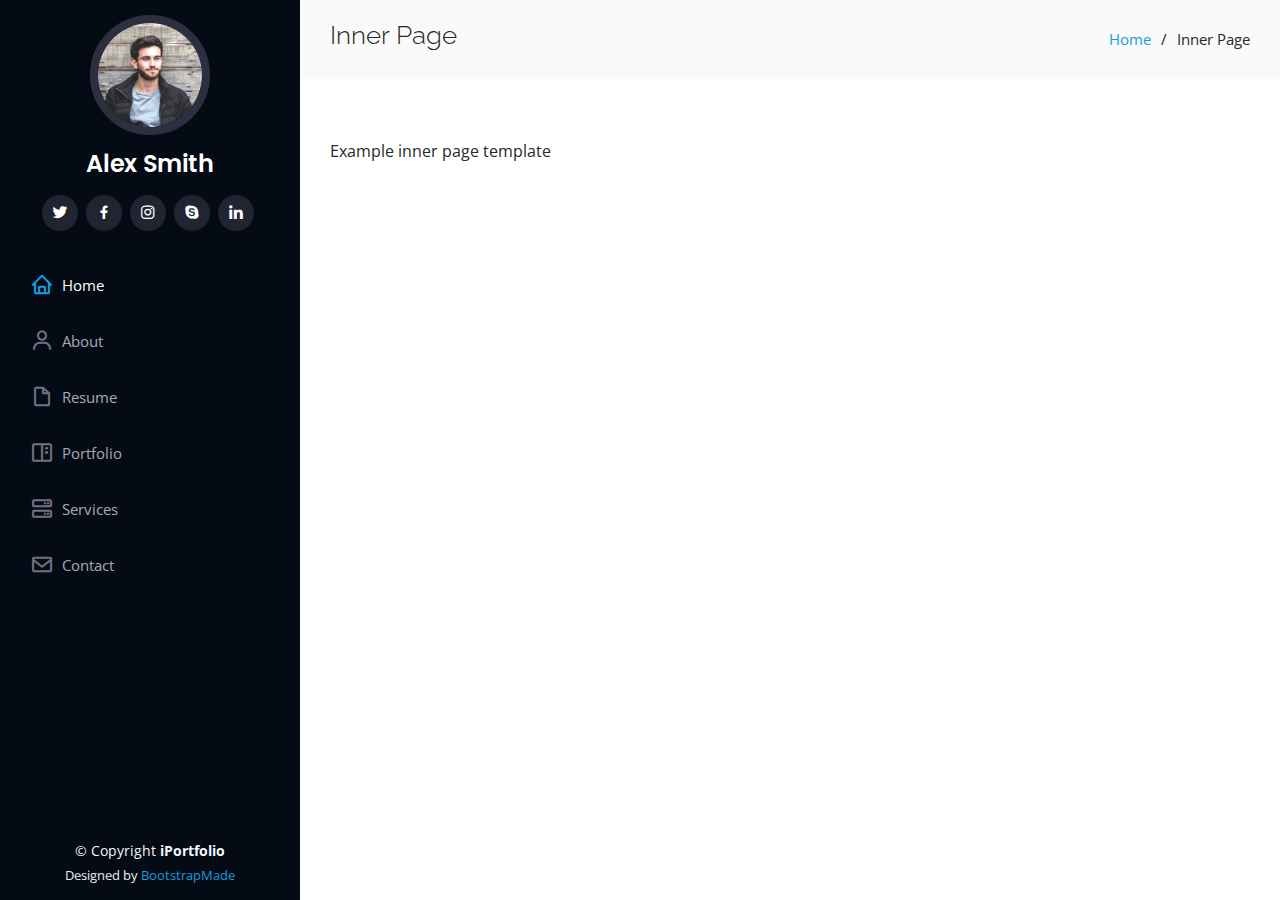
<file: inner-page.html>
<!DOCTYPE html>
<html lang="en">

<head>
  <meta charset="utf-8">
  <meta content="width=device-width, initial-scale=1.0" name="viewport">

  <title>Inner Page - iPortfolio Bootstrap Template</title>
  <meta content="" name="description">
  <meta content="" name="keywords">

  <!-- Favicons -->
  <link href="assets/img/favicon.png" rel="icon">
  <link href="assets/img/apple-touch-icon.png" rel="apple-touch-icon">

  <!-- Google Fonts -->
  <link href="https://fonts.googleapis.com/css?family=Open+Sans:300,300i,400,400i,600,600i,700,700i|Raleway:300,300i,400,400i,500,500i,600,600i,700,700i|Poppins:300,300i,400,400i,500,500i,600,600i,700,700i" rel="stylesheet">

  <!-- Vendor CSS Files -->
  <link href="assets/vendor/aos/aos.css" rel="stylesheet">
  <link href="assets/vendor/bootstrap/css/bootstrap.min.css" rel="stylesheet">
  <link href="assets/vendor/bootstrap-icons/bootstrap-icons.css" rel="stylesheet">
  <link href="assets/vendor/boxicons/css/boxicons.min.css" rel="stylesheet">
  <link href="assets/vendor/glightbox/css/glightbox.min.css" rel="stylesheet">
  <link href="assets/vendor/swiper/swiper-bundle.min.css" rel="stylesheet">

  <!-- Template Main CSS File -->
  <link href="assets/css/style.css" rel="stylesheet">

  <!-- =======================================================
  * Template Name: iPortfolio
  * Updated: Sep 18 2023 with Bootstrap v5.3.2
  * Template URL: https://bootstrapmade.com/iportfolio-bootstrap-portfolio-websites-template/
  * Author: BootstrapMade.com
  * License: https://bootstrapmade.com/license/
  ======================================================== -->
</head>

<!-- Google tag (gtag.js) -->
<script async src="https://www.googletagmanager.com/gtag/js?id=G-C0R0RYCH37"></script>
<script>
  window.dataLayer = window.dataLayer || [];
  function gtag(){dataLayer.push(arguments);}
  gtag('js', new Date());

  gtag('config', 'G-C0R0RYCH37');
</script>

<body>

  <!-- ======= Mobile nav toggle button ======= -->
  <i class="bi bi-list mobile-nav-toggle d-xl-none"></i>

  <!-- ======= Header ======= -->
  <header id="header">
    <div class="d-flex flex-column">

      <div class="profile">
        <img src="assets/img/profile-img.jpg" alt="" class="img-fluid rounded-circle">
        <h1 class="text-light"><a href="index.html">Alex Smith</a></h1>
        <div class="social-links mt-3 text-center">
          <a href="#" class="twitter"><i class="bx bxl-twitter"></i></a>
          <a href="#" class="facebook"><i class="bx bxl-facebook"></i></a>
          <a href="#" class="instagram"><i class="bx bxl-instagram"></i></a>
          <a href="#" class="google-plus"><i class="bx bxl-skype"></i></a>
          <a href="#" class="linkedin"><i class="bx bxl-linkedin"></i></a>
        </div>
      </div>

      <nav id="navbar" class="nav-menu navbar">
        <ul>
          <li><a href="#hero" class="nav-link scrollto active"><i class="bx bx-home"></i> <span>Home</span></a></li>
          <li><a href="#about" class="nav-link scrollto"><i class="bx bx-user"></i> <span>About</span></a></li>
          <li><a href="#resume" class="nav-link scrollto"><i class="bx bx-file-blank"></i> <span>Resume</span></a></li>
          <li><a href="#portfolio" class="nav-link scrollto"><i class="bx bx-book-content"></i> <span>Portfolio</span></a></li>
          <li><a href="#services" class="nav-link scrollto"><i class="bx bx-server"></i> <span>Services</span></a></li>
          <li><a href="#contact" class="nav-link scrollto"><i class="bx bx-envelope"></i> <span>Contact</span></a></li>
        </ul>
      </nav><!-- .nav-menu -->
    </div>
  </header><!-- End Header -->

  <main id="main">

    <!-- ======= Breadcrumbs ======= -->
    <section class="breadcrumbs">
      <div class="container">

        <div class="d-flex justify-content-between align-items-center">
          <h2>Inner Page</h2>
          <ol>
            <li><a href="index.html">Home</a></li>
            <li>Inner Page</li>
          </ol>
        </div>

      </div>
    </section><!-- End Breadcrumbs -->

    <section class="inner-page">
      <div class="container">
        <p>
          Example inner page template
        </p>
      </div>
    </section>

  </main><!-- End #main -->

  <!-- ======= Footer ======= -->
  <footer id="footer">
    <div class="container">
      <div class="copyright">
        &copy; Copyright <strong><span>iPortfolio</span></strong>
      </div>
      <div class="credits">
        <!-- All the links in the footer should remain intact. -->
        <!-- You can delete the links only if you purchased the pro version. -->
        <!-- Licensing information: https://bootstrapmade.com/license/ -->
        <!-- Purchase the pro version with working PHP/AJAX contact form: https://bootstrapmade.com/iportfolio-bootstrap-portfolio-websites-template/ -->
        Designed by <a href="https://bootstrapmade.com/">BootstrapMade</a>
      </div>
    </div>
  </footer><!-- End  Footer -->

  <a href="#" class="back-to-top d-flex align-items-center justify-content-center"><i class="bi bi-arrow-up-short"></i></a>

  <!-- Vendor JS Files -->
  <script src="assets/vendor/purecounter/purecounter_vanilla.js"></script>
  <script src="assets/vendor/aos/aos.js"></script>
  <script src="assets/vendor/bootstrap/js/bootstrap.bundle.min.js"></script>
  <script src="assets/vendor/glightbox/js/glightbox.min.js"></script>
  <script src="assets/vendor/isotope-layout/isotope.pkgd.min.js"></script>
  <script src="assets/vendor/swiper/swiper-bundle.min.js"></script>
  <script src="assets/vendor/typed.js/typed.umd.js"></script>
  <script src="assets/vendor/waypoints/noframework.waypoints.js"></script>
  <script src="assets/vendor/php-email-form/validate.js"></script>

  <!-- Template Main JS File -->
  <script src="assets/js/main.js"></script>

</body>

</html>
</file>
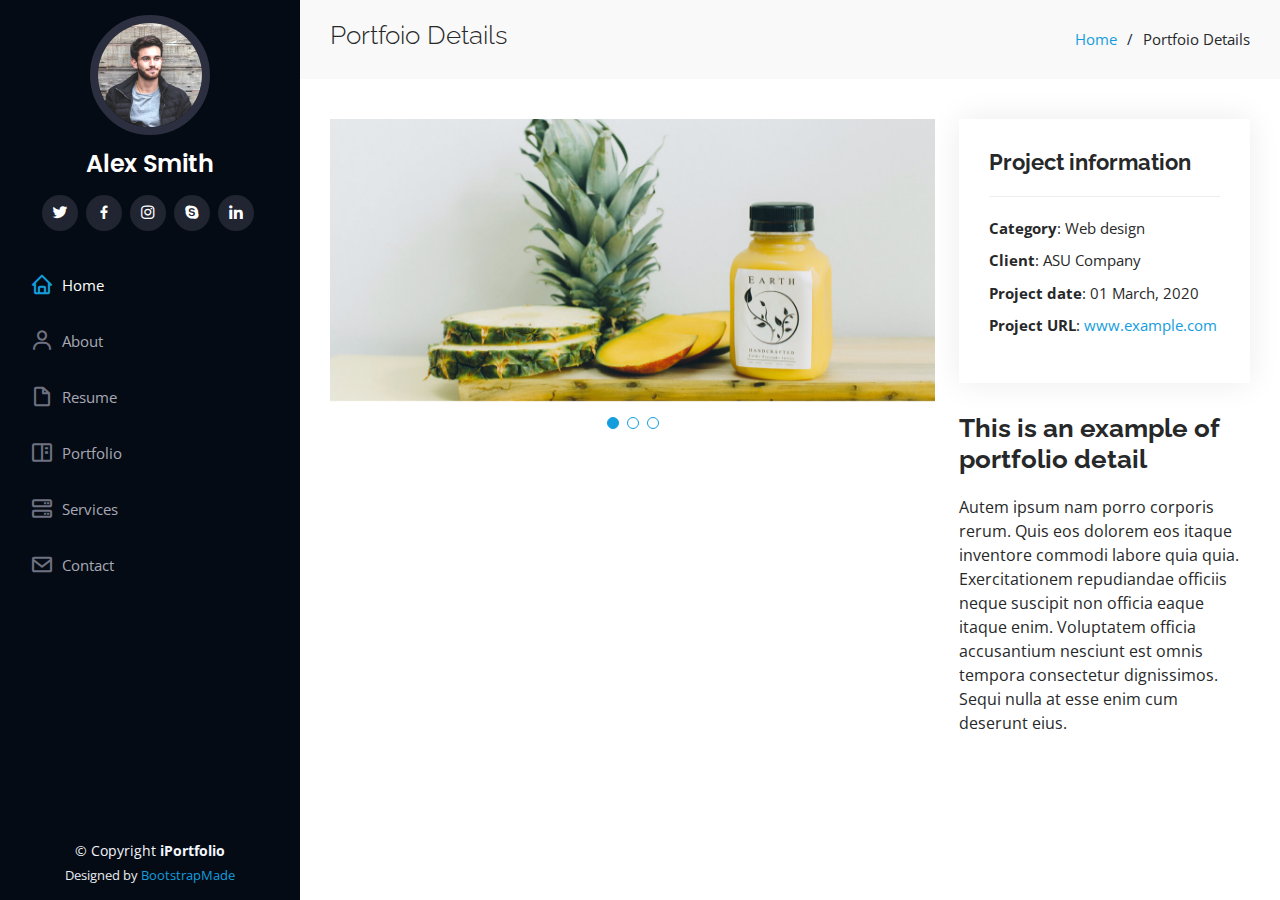
<file: portfolio-details.html>
<!DOCTYPE html>
<html lang="en">

<head>
  <meta charset="utf-8">
  <meta content="width=device-width, initial-scale=1.0" name="viewport">

  <title>Portfolio Details - iPortfolio Bootstrap Template</title>
  <meta content="" name="description">
  <meta content="" name="keywords">

  <!-- Favicons -->
  <link href="assets/img/favicon.png" rel="icon">
  <link href="assets/img/apple-touch-icon.png" rel="apple-touch-icon">

  <!-- Google Fonts -->
  <link href="https://fonts.googleapis.com/css?family=Open+Sans:300,300i,400,400i,600,600i,700,700i|Raleway:300,300i,400,400i,500,500i,600,600i,700,700i|Poppins:300,300i,400,400i,500,500i,600,600i,700,700i" rel="stylesheet">

  <!-- Vendor CSS Files -->
  <link href="assets/vendor/aos/aos.css" rel="stylesheet">
  <link href="assets/vendor/bootstrap/css/bootstrap.min.css" rel="stylesheet">
  <link href="assets/vendor/bootstrap-icons/bootstrap-icons.css" rel="stylesheet">
  <link href="assets/vendor/boxicons/css/boxicons.min.css" rel="stylesheet">
  <link href="assets/vendor/glightbox/css/glightbox.min.css" rel="stylesheet">
  <link href="assets/vendor/swiper/swiper-bundle.min.css" rel="stylesheet">

  <!-- Template Main CSS File -->
  <link href="assets/css/style.css" rel="stylesheet">

  <!-- =======================================================
  * Template Name: iPortfolio
  * Updated: Sep 18 2023 with Bootstrap v5.3.2
  * Template URL: https://bootstrapmade.com/iportfolio-bootstrap-portfolio-websites-template/
  * Author: BootstrapMade.com
  * License: https://bootstrapmade.com/license/
  ======================================================== -->
</head>

<!-- Google tag (gtag.js) -->
<script async src="https://www.googletagmanager.com/gtag/js?id=G-C0R0RYCH37"></script>
<script>
  window.dataLayer = window.dataLayer || [];
  function gtag(){dataLayer.push(arguments);}
  gtag('js', new Date());

  gtag('config', 'G-C0R0RYCH37');
</script>

<body>

  <!-- ======= Mobile nav toggle button ======= -->
  <i class="bi bi-list mobile-nav-toggle d-xl-none"></i>

  <!-- ======= Header ======= -->
  <header id="header">
    <div class="d-flex flex-column">

      <div class="profile">
        <img src="assets/img/profile-img.jpg" alt="" class="img-fluid rounded-circle">
        <h1 class="text-light"><a href="index.html">Alex Smith</a></h1>
        <div class="social-links mt-3 text-center">
          <a href="#" class="twitter"><i class="bx bxl-twitter"></i></a>
          <a href="#" class="facebook"><i class="bx bxl-facebook"></i></a>
          <a href="#" class="instagram"><i class="bx bxl-instagram"></i></a>
          <a href="#" class="google-plus"><i class="bx bxl-skype"></i></a>
          <a href="#" class="linkedin"><i class="bx bxl-linkedin"></i></a>
        </div>
      </div>

      <nav id="navbar" class="nav-menu navbar">
        <ul>
          <li><a href="#hero" class="nav-link scrollto active"><i class="bx bx-home"></i> <span>Home</span></a></li>
          <li><a href="#about" class="nav-link scrollto"><i class="bx bx-user"></i> <span>About</span></a></li>
          <li><a href="#resume" class="nav-link scrollto"><i class="bx bx-file-blank"></i> <span>Resume</span></a></li>
          <li><a href="#portfolio" class="nav-link scrollto"><i class="bx bx-book-content"></i> <span>Portfolio</span></a></li>
          <li><a href="#services" class="nav-link scrollto"><i class="bx bx-server"></i> <span>Services</span></a></li>
          <li><a href="#contact" class="nav-link scrollto"><i class="bx bx-envelope"></i> <span>Contact</span></a></li>
        </ul>
      </nav><!-- .nav-menu -->
    </div>
  </header><!-- End Header -->

  <main id="main">

    <!-- ======= Breadcrumbs ======= -->
    <section id="breadcrumbs" class="breadcrumbs">
      <div class="container">

        <div class="d-flex justify-content-between align-items-center">
          <h2>Portfoio Details</h2>
          <ol>
            <li><a href="index.html">Home</a></li>
            <li>Portfoio Details</li>
          </ol>
        </div>

      </div>
    </section><!-- End Breadcrumbs -->

    <!-- ======= Portfolio Details Section ======= -->
    <section id="portfolio-details" class="portfolio-details">
      <div class="container">

        <div class="row gy-4">

          <div class="col-lg-8">
            <div class="portfolio-details-slider swiper">
              <div class="swiper-wrapper align-items-center">

                <div class="swiper-slide">
                  <img src="assets/img/portfolio/portfolio-details-1.jpg" alt="">
                </div>

                <div class="swiper-slide">
                  <img src="assets/img/portfolio/portfolio-details-2.jpg" alt="">
                </div>

                <div class="swiper-slide">
                  <img src="assets/img/portfolio/portfolio-details-3.jpg" alt="">
                </div>

              </div>
              <div class="swiper-pagination"></div>
            </div>
          </div>

          <div class="col-lg-4">
            <div class="portfolio-info">
              <h3>Project information</h3>
              <ul>
                <li><strong>Category</strong>: Web design</li>
                <li><strong>Client</strong>: ASU Company</li>
                <li><strong>Project date</strong>: 01 March, 2020</li>
                <li><strong>Project URL</strong>: <a href="#">www.example.com</a></li>
              </ul>
            </div>
            <div class="portfolio-description">
              <h2>This is an example of portfolio detail</h2>
              <p>
                Autem ipsum nam porro corporis rerum. Quis eos dolorem eos itaque inventore commodi labore quia quia. Exercitationem repudiandae officiis neque suscipit non officia eaque itaque enim. Voluptatem officia accusantium nesciunt est omnis tempora consectetur dignissimos. Sequi nulla at esse enim cum deserunt eius.
              </p>
            </div>
          </div>

        </div>

      </div>
    </section><!-- End Portfolio Details Section -->

  </main><!-- End #main -->

  <!-- ======= Footer ======= -->
  <footer id="footer">
    <div class="container">
      <div class="copyright">
        &copy; Copyright <strong><span>iPortfolio</span></strong>
      </div>
      <div class="credits">
        <!-- All the links in the footer should remain intact. -->
        <!-- You can delete the links only if you purchased the pro version. -->
        <!-- Licensing information: https://bootstrapmade.com/license/ -->
        <!-- Purchase the pro version with working PHP/AJAX contact form: https://bootstrapmade.com/iportfolio-bootstrap-portfolio-websites-template/ -->
        Designed by <a href="https://bootstrapmade.com/">BootstrapMade</a>
      </div>
    </div>
  </footer><!-- End  Footer -->

  <a href="#" class="back-to-top d-flex align-items-center justify-content-center"><i class="bi bi-arrow-up-short"></i></a>

  <!-- Vendor JS Files -->
  <script src="assets/vendor/purecounter/purecounter_vanilla.js"></script>
  <script src="assets/vendor/aos/aos.js"></script>
  <script src="assets/vendor/bootstrap/js/bootstrap.bundle.min.js"></script>
  <script src="assets/vendor/glightbox/js/glightbox.min.js"></script>
  <script src="assets/vendor/isotope-layout/isotope.pkgd.min.js"></script>
  <script src="assets/vendor/swiper/swiper-bundle.min.js"></script>
  <script src="assets/vendor/typed.js/typed.umd.js"></script>
  <script src="assets/vendor/waypoints/noframework.waypoints.js"></script>
  <script src="assets/vendor/php-email-form/validate.js"></script>

  <!-- Template Main JS File -->
  <script src="assets/js/main.js"></script>

</body>

</html>
</file>
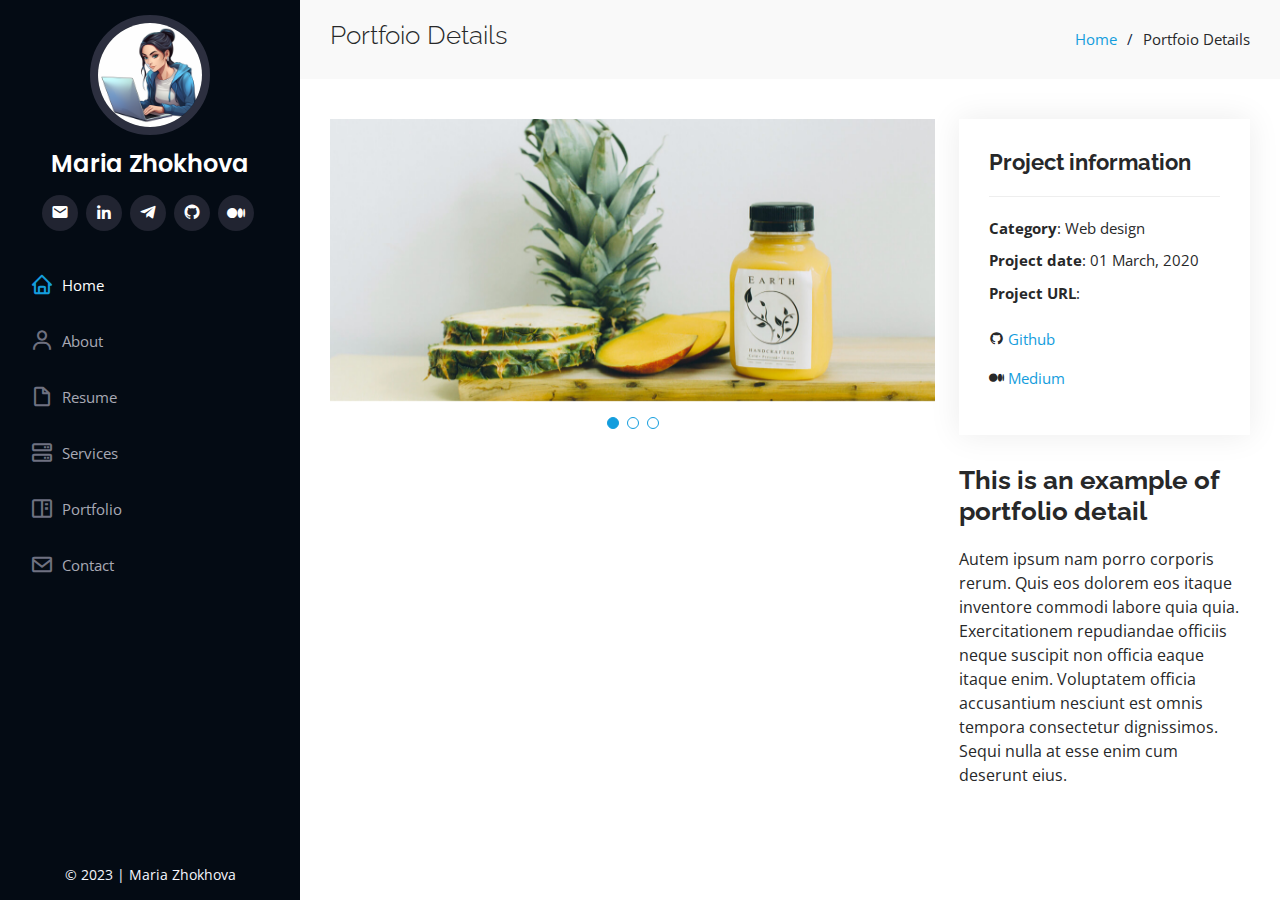
<file: portfolio/portfolio-details_portufuese_wine.html>
<!DOCTYPE html>
<html lang="en">

<head>
  <meta charset="utf-8">
  <meta content="width=device-width, initial-scale=1.0" name="viewport">

  <title>Portuguese Wines Project</title>
  <meta content="" name="description">
  <meta content="" name="keywords">

  <!-- Favicons -->
  <link href="../assets/img/icon.png" rel="icon">
  <link href="../assets/img/icon.png" rel="apple-touch-icon">

  <!-- Google Fonts -->
  <link href="https://fonts.googleapis.com/css?family=Open+Sans:300,300i,400,400i,600,600i,700,700i|Raleway:300,300i,400,400i,500,500i,600,600i,700,700i|Poppins:300,300i,400,400i,500,500i,600,600i,700,700i" rel="stylesheet">

  <!-- Vendor CSS Files -->
  <link href="../assets/vendor/aos/aos.css" rel="stylesheet">
  <link href="../assets/vendor/bootstrap/css/bootstrap.min.css" rel="stylesheet">
  <link href="../assets/vendor/bootstrap-icons/bootstrap-icons.css" rel="stylesheet">
  <link href="../assets/vendor/boxicons/css/boxicons.min.css" rel="stylesheet">
  <link href="../assets/vendor/glightbox/css/glightbox.min.css" rel="stylesheet">
  <link href="../assets/vendor/swiper/swiper-bundle.min.css" rel="stylesheet">

  <!-- Template Main CSS File -->
  <link href="../assets/css/style.css" rel="stylesheet">

  <!-- =======================================================
  * Template Name: iPortfolio
  * Updated: Sep 18 2023 with Bootstrap v5.3.2
  * Template URL: https://bootstrapmade.com/iportfolio-bootstrap-portfolio-websites-template/
  * Author: BootstrapMade.com
  * License: https://bootstrapmade.com/license/
  ======================================================== -->
</head>

<body>

  <!-- ======= Mobile nav toggle button ======= -->
  <i class="bi bi-list mobile-nav-toggle d-xl-none"></i>

  <!-- ======= Header ======= -->
  <header id="header">
    <div class="d-flex flex-column">

      <div class="profile">
        <img src="../assets/img/profile_top.png" alt="" class="img-fluid rounded-circle">
        <h1 class="text-light"><a href="index.html">Maria Zhokhova</a></h1>
        <div class="social-links mt-3 text-center">
          <a href="mailto:maria.al.zhokhova@gmail.com" target="_blank" class="telegram" title="E-mail"><i class='bx bxs-envelope'></i></a>
          <a href="https://www.linkedin.com/in/m-zhokhova/" target="_blank" class="linkedin" title="LinkedIn"><i class="bx bxl-linkedin"></i></a>
          <a href="https://t.me/m_zhokhova" class="telegram" target="_blank" title="Telegram"><i class='bx bxl-telegram'></i></a>
          <a href="https://github.com/m-zhokhova" class="github" target="_blank" title="GitHub"><i class='bx bxl-github'></i></a>
          <a href="https://medium.com/@m-zhokhova" class="medium" target="_blank" title="Medium"><i class='bx bi-medium'></i></a>
        </div>
      </div>

      <nav id="navbar" class="nav-menu navbar">
        <ul>
          <li><a href="../index.html" class="nav-link scrollto active"><i class="bx bx-home"></i> <span>Home</span></a></li>
          <li><a href="../index.html#about" class="nav-link scrollto"><i class="bx bx-user"></i> <span>About</span></a></li>
          <li><a href="../index.html#resume" class="nav-link scrollto"><i class="bx bx-file-blank"></i> <span>Resume</span></a></li>
          <li><a href="../index.html#services" class="nav-link scrollto"><i class="bx bx-server"></i> <span>Services</span></a></li>
          <li><a href="../index.html#portfolio" class="nav-link scrollto"><i class="bx bx-book-content"></i> <span>Portfolio</span></a></li>
          <li><a href="../index.html#contact" class="nav-link scrollto"><i class="bx bx-envelope"></i> <span>Contact</span></a></li>
        </ul>
      </nav><!-- .nav-menu -->
    </div>
  </header><!-- End Header -->

  <main id="main">

    <!-- ======= Breadcrumbs ======= -->
    <section id="breadcrumbs" class="breadcrumbs">
      <div class="container">

        <div class="d-flex justify-content-between align-items-center">
          <h2>Portfoio Details</h2>
          <ol>
            <li><a href="../index.html">Home</a></li>
            <li>Portfoio Details</li>
          </ol>
        </div>

      </div>
    </section><!-- End Breadcrumbs -->

    <!-- ======= Portfolio Details Section ======= -->
    <section id="portfolio-details" class="portfolio-details">
      <div class="container">

        <div class="row gy-4">

          <div class="col-lg-8">
            <div class="portfolio-details-slider swiper">
              <div class="swiper-wrapper align-items-center">

                <div class="swiper-slide">
                  <img src="../assets/img/portfolio/portfolio-details-1.jpg" alt="">
                </div>

                <div class="swiper-slide">
                  <img src="../assets/img/portfolio/portfolio-details-2.jpg" alt="">
                </div>

                <div class="swiper-slide">
                  <img src="../assets/img/portfolio/portfolio-details-3.jpg" alt="">
                </div>

              </div>
              <div class="swiper-pagination"></div>
            </div>
          </div>

          <div class="col-lg-4">
            <div class="portfolio-info">
              <h3>Project information</h3>
              <ul>
                <li><strong>Category</strong>: Web design</li>
                <li><strong>Project date</strong>: 01 March, 2020</li>
                <li><strong>Project URL</strong>: 
                  <div class="social-links mt-4 text-left">
                    <p><i class='bx bxl-github'></i><a href="https://github.com/m-zhokhova" class="github" target="_blank" title="GitHub"> Github</a></p>
                    <p><i class='bx bi-medium'></i><a href="https://medium.com/@m-zhokhova" class="medium" target="_blank" title="Medium"> Medium</a></p>
                  </div>
              </ul>
            </div>
            <div class="portfolio-description">
              <h2>This is an example of portfolio detail</h2>
              <p>
                Autem ipsum nam porro corporis rerum. Quis eos dolorem eos itaque inventore commodi labore quia quia. Exercitationem repudiandae officiis neque suscipit non officia eaque itaque enim. Voluptatem officia accusantium nesciunt est omnis tempora consectetur dignissimos. Sequi nulla at esse enim cum deserunt eius.
              </p>
            </div>
          </div>

        </div>

      </div>
    </section><!-- End Portfolio Details Section -->

  </main><!-- End #main -->

   <!-- ======= Footer ======= -->
   <footer id="footer">
    <div class="container">
      <div class="copyright">
        &copy; 2023 | Maria Zhokhova 
      </div>
    </div>
  </footer><!-- End  Footer -->

  <a href="#" class="back-to-top d-flex align-items-center justify-content-center"><i class="bi bi-arrow-up-short"></i></a>

  <!-- Vendor JS Files -->
  <script src="../assets/vendor/purecounter/purecounter_vanilla.js"></script>
  <script src="../assets/vendor/aos/aos.js"></script>
  <script src="../assets/vendor/bootstrap/js/bootstrap.bundle.min.js"></script>
  <script src="../assets/vendor/glightbox/js/glightbox.min.js"></script>
  <script src="../assets/vendor/isotope-layout/isotope.pkgd.min.js"></script>
  <script src="../assets/vendor/swiper/swiper-bundle.min.js"></script>
  <script src="../assets/vendor/typed.js/typed.umd.js"></script>
  <script src="../assets/vendor/waypoints/noframework.waypoints.js"></script>
  <script src="../assets/vendor/php-email-form/validate.js"></script>

  <!-- Template Main JS File -->
  <script src="../assets/js/main.js"></script>

</body>

</html>
</file>
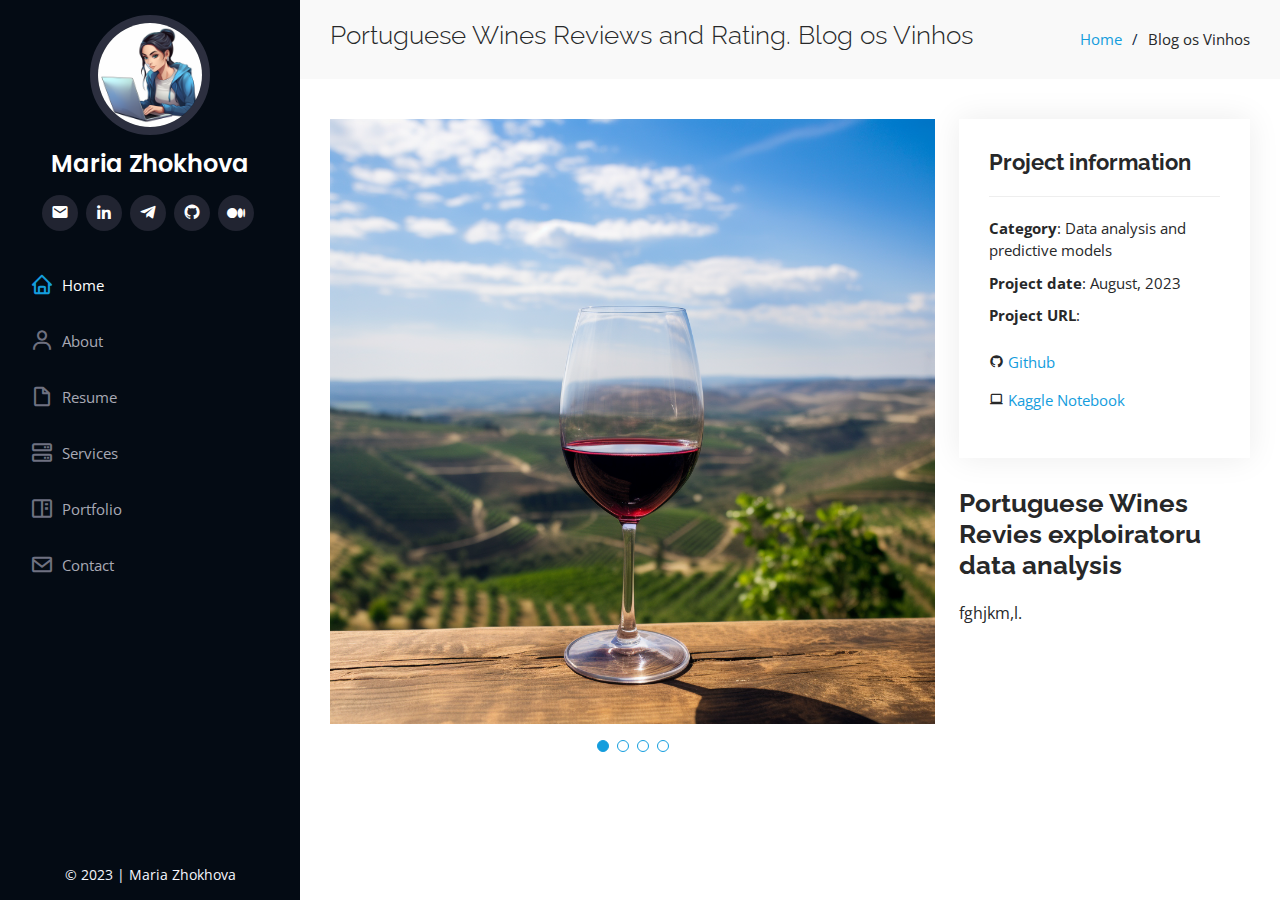
<file: portfolio/portfolio-details_portuguese_wine.html>
<!DOCTYPE html>
<html lang="en">

<head>
  <meta charset="utf-8">
  <meta content="width=device-width, initial-scale=1.0" name="viewport">

  <title>Portuguese Wines Project</title>
  <meta content="" name="description">
  <meta content="" name="keywords">

  <!-- Favicons -->
  <link href="../assets/img/icon.png" rel="icon">
  <link href="../assets/img/icon.png" rel="apple-touch-icon">

  <!-- Google Fonts -->
  <link href="https://fonts.googleapis.com/css?family=Open+Sans:300,300i,400,400i,600,600i,700,700i|Raleway:300,300i,400,400i,500,500i,600,600i,700,700i|Poppins:300,300i,400,400i,500,500i,600,600i,700,700i" rel="stylesheet">

  <!-- Vendor CSS Files -->
  <link href="../assets/vendor/aos/aos.css" rel="stylesheet">
  <link href="../assets/vendor/bootstrap/css/bootstrap.min.css" rel="stylesheet">
  <link href="../assets/vendor/bootstrap-icons/bootstrap-icons.css" rel="stylesheet">
  <link href="../assets/vendor/boxicons/css/boxicons.min.css" rel="stylesheet">
  <link href="../assets/vendor/glightbox/css/glightbox.min.css" rel="stylesheet">
  <link href="../assets/vendor/swiper/swiper-bundle.min.css" rel="stylesheet">

  <!-- Template Main CSS File -->
  <link href="../assets/css/style.css" rel="stylesheet">

  <!-- =======================================================
  * Template Name: iPortfolio
  * Updated: Sep 18 2023 with Bootstrap v5.3.2
  * Template URL: https://bootstrapmade.com/iportfolio-bootstrap-portfolio-websites-template/
  * Author: BootstrapMade.com
  * License: https://bootstrapmade.com/license/
  ======================================================== -->
</head>

<!-- Google tag (gtag.js) -->
<script async src="https://www.googletagmanager.com/gtag/js?id=G-C0R0RYCH37"></script>
<script>
  window.dataLayer = window.dataLayer || [];
  function gtag(){dataLayer.push(arguments);}
  gtag('js', new Date());

  gtag('config', 'G-C0R0RYCH37');
</script>

<body>

  <!-- ======= Mobile nav toggle button ======= -->
  <i class="bi bi-list mobile-nav-toggle d-xl-none"></i>

  <!-- ======= Header ======= -->
  <header id="header">
    <div class="d-flex flex-column">

      <div class="profile">
        <img src="../assets/img/profile_top.png" alt="" class="img-fluid rounded-circle">
        <h1 class="text-light"><a href="index.html">Maria Zhokhova</a></h1>
        <div class="social-links mt-3 text-center">
          <a href="mailto:maria.al.zhokhova@gmail.com" target="_blank" class="telegram" title="E-mail"><i class='bx bxs-envelope'></i></a>
          <a href="https://www.linkedin.com/in/m-zhokhova/" target="_blank" class="linkedin" title="LinkedIn"><i class="bx bxl-linkedin"></i></a>
          <a href="https://t.me/m_zhokhova" class="telegram" target="_blank" title="Telegram"><i class='bx bxl-telegram'></i></a>
          <a href="https://github.com/m-zhokhova" class="github" target="_blank" title="GitHub"><i class='bx bxl-github'></i></a>
          <a href="https://medium.com/@m-zhokhova" class="medium" target="_blank" title="Medium"><i class='bx bi-medium'></i></a>
        </div>
      </div>

      <nav id="navbar" class="nav-menu navbar">
        <ul>
          <li><a href="../index.html" class="nav-link scrollto active"><i class="bx bx-home"></i> <span>Home</span></a></li>
          <li><a href="../index.html#about" class="nav-link scrollto"><i class="bx bx-user"></i> <span>About</span></a></li>
          <li><a href="../index.html#resume" class="nav-link scrollto"><i class="bx bx-file-blank"></i> <span>Resume</span></a></li>
          <li><a href="../index.html#services" class="nav-link scrollto"><i class="bx bx-server"></i> <span>Services</span></a></li>
          <li><a href="../index.html#portfolio" class="nav-link scrollto"><i class="bx bx-book-content"></i> <span>Portfolio</span></a></li>
          <li><a href="../index.html#contact" class="nav-link scrollto"><i class="bx bx-envelope"></i> <span>Contact</span></a></li>
        </ul>
      </nav><!-- .nav-menu -->
    </div>
  </header><!-- End Header -->

  <main id="main">

    <!-- ======= Breadcrumbs ======= -->
    <section id="breadcrumbs" class="breadcrumbs">
      <div class="container">

        <div class="d-flex justify-content-between align-items-center">
          <h2>Portuguese Wines Reviews and Rating. Blog os Vinhos</h2>
          <ol>
            <li><a href="../index.html">Home</a></li>
            <li>Blog os Vinhos</li>
          </ol>
        </div>

      </div>
    </section><!-- End Breadcrumbs -->

    <!-- ======= Portfolio Details Section ======= -->
    <section id="portfolio-details" class="portfolio-details">
      <div class="container">

        <div class="row gy-4">

          <div class="col-lg-8">
            <div class="portfolio-details-slider swiper">
              <div class="swiper-wrapper align-items-center">

                <div class="swiper-slide">
                  <img src="../assets/img/portfolio/portfolio_1.png" alt="">
                </div>

                <div class="swiper-slide">
                  <img src="../assets/img/portfolio/portfolio_1/1.png" alt="">
                </div>

                <div class="swiper-slide">
                  <img src="../assets/img/portfolio/portfolio_1/2.png" alt="">
                </div>

                <div class="swiper-slide">
                  <img src="../assets/img/portfolio/portfolio_1/3.png" alt="">
                </div>

              </div>
              <div class="swiper-pagination"></div>
            </div>
          </div>

          <div class="col-lg-4">
            <div class="portfolio-info">
              <h3>Project information</h3>
              <ul>
                <li><strong>Category</strong>: Data analysis and predictive models</li>
                <li><strong>Project date</strong>: August, 2023</li>
                <li><strong>Project URL</strong>: 
                  <div class="social-links mt-4 text-left">
                    <p><i class='bx bxl-github'></i><a href="https://github.com/m-zhokhova/Blog_os_Vinhos/tree/main" class="github" target="_blank" title="GitHub"> Github</a></p>
                    <p><i class='bx bx-laptop'></i><a href="https://www.kaggle.com/code/mariazhokhova/portuguese-wines-eda-blog-os-vinhos" class="medium" target="_blank" title="Medium"> Kaggle Notebook</a></p>
                  </div>
              </ul>
            </div>
            <div class="portfolio-description">
              <h2>Portuguese Wines Revies exploiratoru data analysis</h2>
              <p>
                fghjkm,l.
              </p>
            </div>
          </div>

        </div>

      </div>
    </section><!-- End Portfolio Details Section -->

  </main><!-- End #main -->

   <!-- ======= Footer ======= -->
   <footer id="footer">
    <div class="container">
      <div class="copyright">
        &copy; 2023 | Maria Zhokhova 
      </div>
    </div>
  </footer><!-- End  Footer -->

  <a href="#" class="back-to-top d-flex align-items-center justify-content-center"><i class="bi bi-arrow-up-short"></i></a>

  <!-- Vendor JS Files -->
  <script src="../assets/vendor/purecounter/purecounter_vanilla.js"></script>
  <script src="../assets/vendor/aos/aos.js"></script>
  <script src="../assets/vendor/bootstrap/js/bootstrap.bundle.min.js"></script>
  <script src="../assets/vendor/glightbox/js/glightbox.min.js"></script>
  <script src="../assets/vendor/isotope-layout/isotope.pkgd.min.js"></script>
  <script src="../assets/vendor/swiper/swiper-bundle.min.js"></script>
  <script src="../assets/vendor/typed.js/typed.umd.js"></script>
  <script src="../assets/vendor/waypoints/noframework.waypoints.js"></script>
  <script src="../assets/vendor/php-email-form/validate.js"></script>

  <!-- Template Main JS File -->
  <script src="../assets/js/main.js"></script>

</body>

</html>
</file>
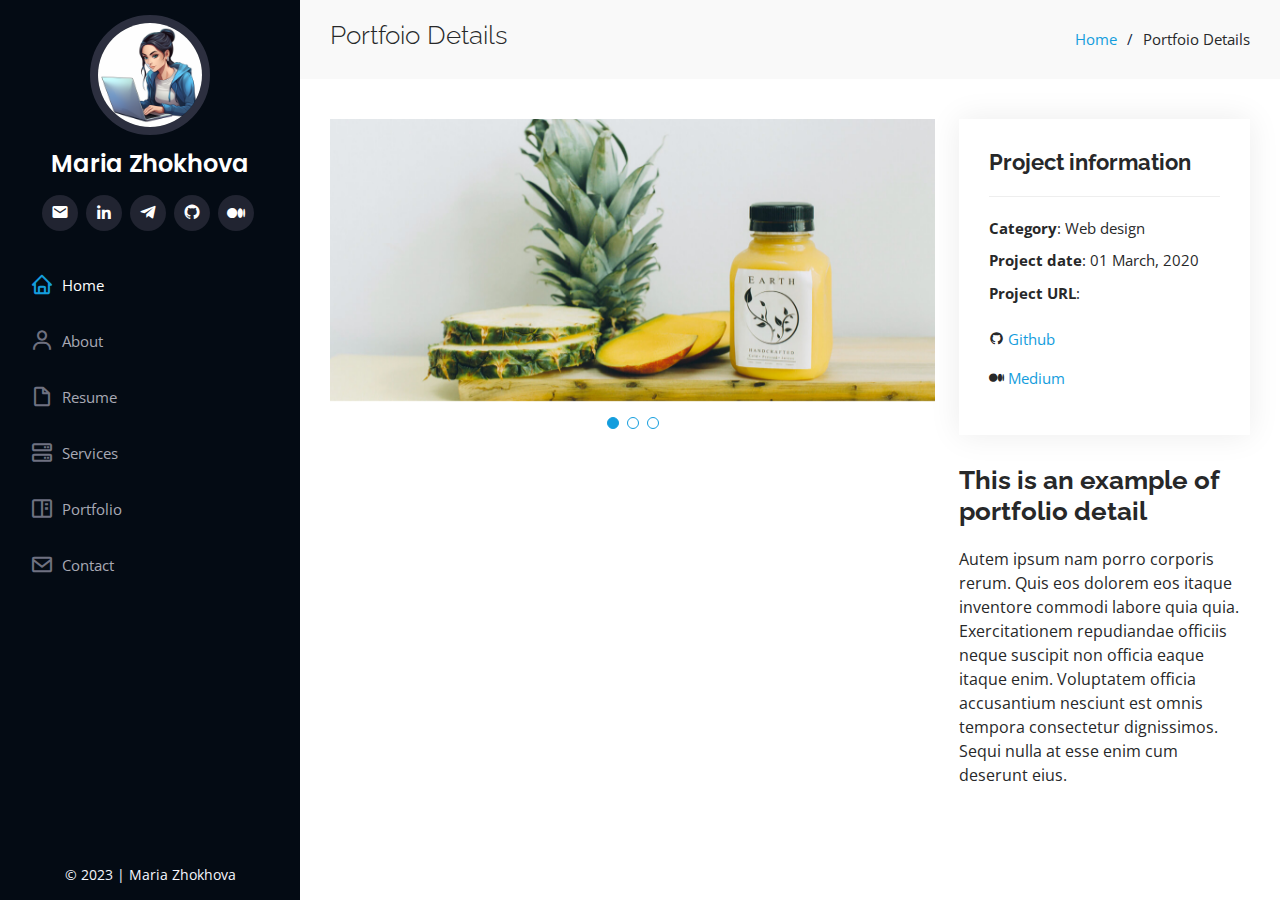
<file: portfolio/portfolio-details_template.html>
<!DOCTYPE html>
<html lang="en">

<head>
  <meta charset="utf-8">
  <meta content="width=device-width, initial-scale=1.0" name="viewport">

  <title>Portfolio Template</title>
  <meta content="" name="description">
  <meta content="" name="keywords">

  <!-- Favicons -->
  <link href="../assets/img/icon.png" rel="icon">
  <link href="../assets/img/icon.png" rel="apple-touch-icon">

  <!-- Google Fonts -->
  <link href="https://fonts.googleapis.com/css?family=Open+Sans:300,300i,400,400i,600,600i,700,700i|Raleway:300,300i,400,400i,500,500i,600,600i,700,700i|Poppins:300,300i,400,400i,500,500i,600,600i,700,700i" rel="stylesheet">

  <!-- Vendor CSS Files -->
  <link href="../assets/vendor/aos/aos.css" rel="stylesheet">
  <link href="../assets/vendor/bootstrap/css/bootstrap.min.css" rel="stylesheet">
  <link href="../assets/vendor/bootstrap-icons/bootstrap-icons.css" rel="stylesheet">
  <link href="../assets/vendor/boxicons/css/boxicons.min.css" rel="stylesheet">
  <link href="../assets/vendor/glightbox/css/glightbox.min.css" rel="stylesheet">
  <link href="../assets/vendor/swiper/swiper-bundle.min.css" rel="stylesheet">

  <!-- Template Main CSS File -->
  <link href="../assets/css/style.css" rel="stylesheet">

  <!-- =======================================================
  * Template Name: iPortfolio
  * Updated: Sep 18 2023 with Bootstrap v5.3.2
  * Template URL: https://bootstrapmade.com/iportfolio-bootstrap-portfolio-websites-template/
  * Author: BootstrapMade.com
  * License: https://bootstrapmade.com/license/
  ======================================================== -->
</head>

<body>

  <!-- ======= Mobile nav toggle button ======= -->
  <i class="bi bi-list mobile-nav-toggle d-xl-none"></i>

  <!-- ======= Header ======= -->
  <header id="header">
    <div class="d-flex flex-column">

      <div class="profile">
        <img src="../assets/img/profile_top.png" alt="" class="img-fluid rounded-circle">
        <h1 class="text-light"><a href="index.html">Maria Zhokhova</a></h1>
        <div class="social-links mt-3 text-center">
          <a href="mailto:maria.al.zhokhova@gmail.com" target="_blank" class="telegram" title="E-mail"><i class='bx bxs-envelope'></i></a>
          <a href="https://www.linkedin.com/in/m-zhokhova/" target="_blank" class="linkedin" title="LinkedIn"><i class="bx bxl-linkedin"></i></a>
          <a href="https://t.me/m_zhokhova" class="telegram" target="_blank" title="Telegram"><i class='bx bxl-telegram'></i></a>
          <a href="https://github.com/m-zhokhova" class="github" target="_blank" title="GitHub"><i class='bx bxl-github'></i></a>
          <a href="https://medium.com/@m-zhokhova" class="medium" target="_blank" title="Medium"><i class='bx bi-medium'></i></a>
        </div>
      </div>

      <nav id="navbar" class="nav-menu navbar">
        <ul>
          <li><a href="../index.html" class="nav-link scrollto active"><i class="bx bx-home"></i> <span>Home</span></a></li>
          <li><a href="../index.html#about" class="nav-link scrollto"><i class="bx bx-user"></i> <span>About</span></a></li>
          <li><a href="../index.html#resume" class="nav-link scrollto"><i class="bx bx-file-blank"></i> <span>Resume</span></a></li>
          <li><a href="../index.html#services" class="nav-link scrollto"><i class="bx bx-server"></i> <span>Services</span></a></li>
          <li><a href="../index.html#portfolio" class="nav-link scrollto"><i class="bx bx-book-content"></i> <span>Portfolio</span></a></li>
          <li><a href="../index.html#contact" class="nav-link scrollto"><i class="bx bx-envelope"></i> <span>Contact</span></a></li>
        </ul>
      </nav><!-- .nav-menu -->
    </div>
  </header><!-- End Header -->

  <main id="main">

    <!-- ======= Breadcrumbs ======= -->
    <section id="breadcrumbs" class="breadcrumbs">
      <div class="container">

        <div class="d-flex justify-content-between align-items-center">
          <h2>Portfoio Details</h2>
          <ol>
            <li><a href="../index.html">Home</a></li>
            <li>Portfoio Details</li>
          </ol>
        </div>

      </div>
    </section><!-- End Breadcrumbs -->

    <!-- ======= Portfolio Details Section ======= -->
    <section id="portfolio-details" class="portfolio-details">
      <div class="container">

        <div class="row gy-4">

          <div class="col-lg-8">
            <div class="portfolio-details-slider swiper">
              <div class="swiper-wrapper align-items-center">

                <div class="swiper-slide">
                  <img src="../assets/img/portfolio/portfolio-details-1.jpg" alt="">
                </div>

                <div class="swiper-slide">
                  <img src="../assets/img/portfolio/portfolio-details-2.jpg" alt="">
                </div>

                <div class="swiper-slide">
                  <img src="../assets/img/portfolio/portfolio-details-3.jpg" alt="">
                </div>

              </div>
              <div class="swiper-pagination"></div>
            </div>
          </div>

          <div class="col-lg-4">
            <div class="portfolio-info">
              <h3>Project information</h3>
              <ul>
                <li><strong>Category</strong>: Web design</li>
                <li><strong>Project date</strong>: 01 March, 2020</li>
                <li><strong>Project URL</strong>: 
                  <div class="social-links mt-4 text-left">
                    <p><i class='bx bxl-github'></i><a href="https://github.com/m-zhokhova" class="github" target="_blank" title="GitHub"> Github</a></p>
                    <p><i class='bx bi-medium'></i><a href="https://medium.com/@m-zhokhova" class="medium" target="_blank" title="Medium"> Medium</a></p>
                  </div>
              </ul>
            </div>
            <div class="portfolio-description">
              <h2>This is an example of portfolio detail</h2>
              <p>
                Autem ipsum nam porro corporis rerum. Quis eos dolorem eos itaque inventore commodi labore quia quia. Exercitationem repudiandae officiis neque suscipit non officia eaque itaque enim. Voluptatem officia accusantium nesciunt est omnis tempora consectetur dignissimos. Sequi nulla at esse enim cum deserunt eius.
              </p>
            </div>
          </div>

        </div>

      </div>
    </section><!-- End Portfolio Details Section -->

  </main><!-- End #main -->

   <!-- ======= Footer ======= -->
   <footer id="footer">
    <div class="container">
      <div class="copyright">
        &copy; 2023 | Maria Zhokhova 
      </div>
    </div>
  </footer><!-- End  Footer -->

  <a href="#" class="back-to-top d-flex align-items-center justify-content-center"><i class="bi bi-arrow-up-short"></i></a>

  <!-- Vendor JS Files -->
  <script src="../assets/vendor/purecounter/purecounter_vanilla.js"></script>
  <script src="../assets/vendor/aos/aos.js"></script>
  <script src="../assets/vendor/bootstrap/js/bootstrap.bundle.min.js"></script>
  <script src="../assets/vendor/glightbox/js/glightbox.min.js"></script>
  <script src="../assets/vendor/isotope-layout/isotope.pkgd.min.js"></script>
  <script src="../assets/vendor/swiper/swiper-bundle.min.js"></script>
  <script src="../assets/vendor/typed.js/typed.umd.js"></script>
  <script src="../assets/vendor/waypoints/noframework.waypoints.js"></script>
  <script src="../assets/vendor/php-email-form/validate.js"></script>

  <!-- Template Main JS File -->
  <script src="../assets/js/main.js"></script>

</body>

</html>
</file>
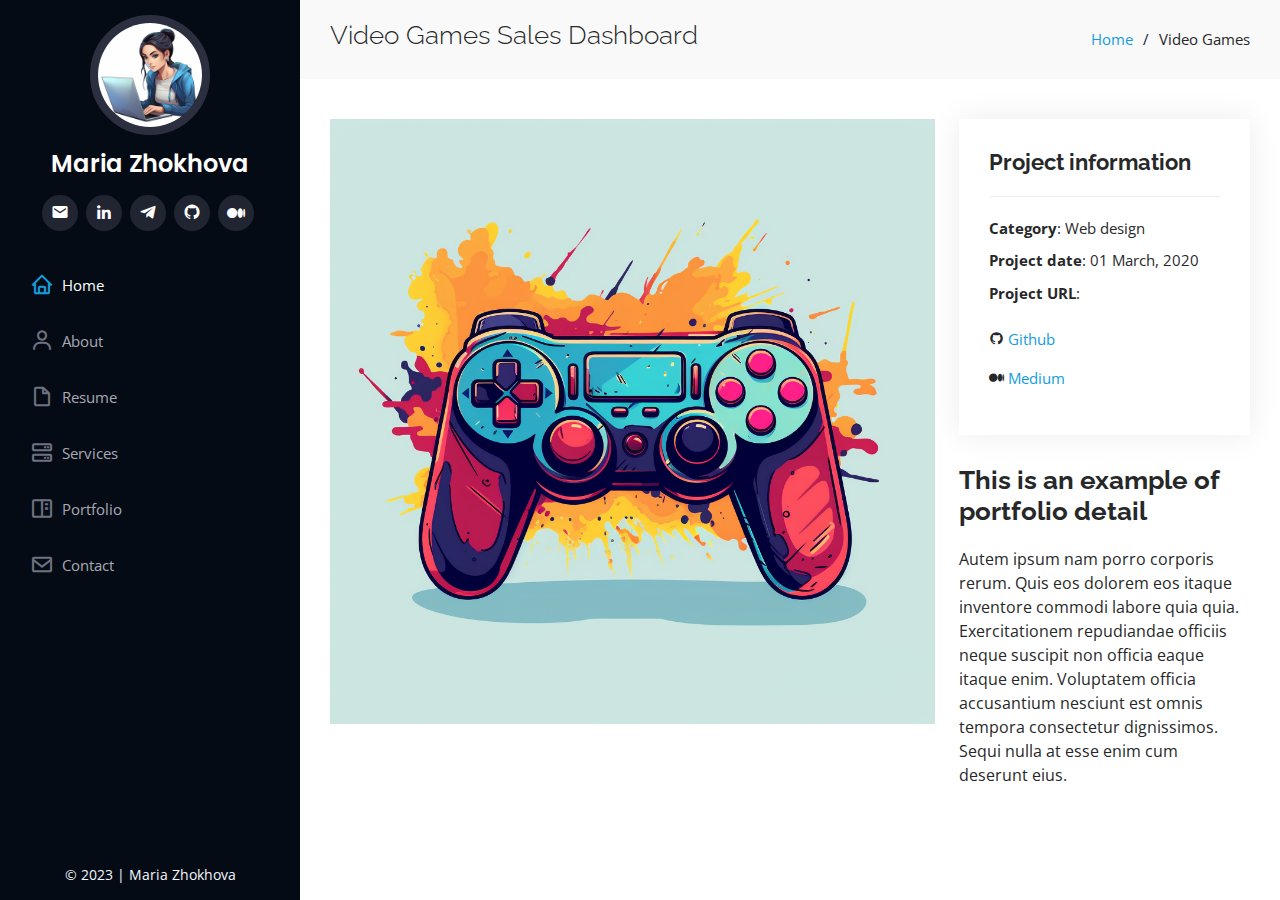
<file: portfolio/portfolio-video-games.html>
<!DOCTYPE html>
<html lang="en">

<head>
  <meta charset="utf-8">
  <meta content="width=device-width, initial-scale=1.0" name="viewport">

  <title>Portfolio Template</title>
  <meta content="" name="description">
  <meta content="" name="keywords">

  <!-- Favicons -->
  <link href="../assets/img/icon.png" rel="icon">
  <link href="../assets/img/icon.png" rel="apple-touch-icon">

  <!-- Google Fonts -->
  <link href="https://fonts.googleapis.com/css?family=Open+Sans:300,300i,400,400i,600,600i,700,700i|Raleway:300,300i,400,400i,500,500i,600,600i,700,700i|Poppins:300,300i,400,400i,500,500i,600,600i,700,700i" rel="stylesheet">

  <!-- Vendor CSS Files -->
  <link href="../assets/vendor/aos/aos.css" rel="stylesheet">
  <link href="../assets/vendor/bootstrap/css/bootstrap.min.css" rel="stylesheet">
  <link href="../assets/vendor/bootstrap-icons/bootstrap-icons.css" rel="stylesheet">
  <link href="../assets/vendor/boxicons/css/boxicons.min.css" rel="stylesheet">
  <link href="../assets/vendor/glightbox/css/glightbox.min.css" rel="stylesheet">
  <link href="../assets/vendor/swiper/swiper-bundle.min.css" rel="stylesheet">

  <!-- Template Main CSS File -->
  <link href="../assets/css/style.css" rel="stylesheet">

  <!-- =======================================================
  * Template Name: iPortfolio
  * Updated: Sep 18 2023 with Bootstrap v5.3.2
  * Template URL: https://bootstrapmade.com/iportfolio-bootstrap-portfolio-websites-template/
  * Author: BootstrapMade.com
  * License: https://bootstrapmade.com/license/
  ======================================================== -->
</head>

<!-- Google tag (gtag.js) -->
<script async src="https://www.googletagmanager.com/gtag/js?id=G-C0R0RYCH37"></script>
<script>
  window.dataLayer = window.dataLayer || [];
  function gtag(){dataLayer.push(arguments);}
  gtag('js', new Date());

  gtag('config', 'G-C0R0RYCH37');
</script>

<body>

  <!-- ======= Mobile nav toggle button ======= -->
  <i class="bi bi-list mobile-nav-toggle d-xl-none"></i>

  <!-- ======= Header ======= -->
  <header id="header">
    <div class="d-flex flex-column">

      <div class="profile">
        <img src="../assets/img/profile_top.png" alt="" class="img-fluid rounded-circle">
        <h1 class="text-light"><a href="index.html">Maria Zhokhova</a></h1>
        <div class="social-links mt-3 text-center">
          <a href="mailto:maria.al.zhokhova@gmail.com" target="_blank" class="telegram" title="E-mail"><i class='bx bxs-envelope'></i></a>
          <a href="https://www.linkedin.com/in/m-zhokhova/" target="_blank" class="linkedin" title="LinkedIn"><i class="bx bxl-linkedin"></i></a>
          <a href="https://t.me/m_zhokhova" class="telegram" target="_blank" title="Telegram"><i class='bx bxl-telegram'></i></a>
          <a href="https://github.com/m-zhokhova" class="github" target="_blank" title="GitHub"><i class='bx bxl-github'></i></a>
          <a href="https://medium.com/@m-zhokhova" class="medium" target="_blank" title="Medium"><i class='bx bi-medium'></i></a>
        </div>
      </div>

      <nav id="navbar" class="nav-menu navbar">
        <ul>
          <li><a href="../index.html" class="nav-link scrollto active"><i class="bx bx-home"></i> <span>Home</span></a></li>
          <li><a href="../index.html#about" class="nav-link scrollto"><i class="bx bx-user"></i> <span>About</span></a></li>
          <li><a href="../index.html#resume" class="nav-link scrollto"><i class="bx bx-file-blank"></i> <span>Resume</span></a></li>
          <li><a href="../index.html#services" class="nav-link scrollto"><i class="bx bx-server"></i> <span>Services</span></a></li>
          <li><a href="../index.html#portfolio" class="nav-link scrollto"><i class="bx bx-book-content"></i> <span>Portfolio</span></a></li>
          <li><a href="../index.html#contact" class="nav-link scrollto"><i class="bx bx-envelope"></i> <span>Contact</span></a></li>
        </ul>
      </nav><!-- .nav-menu -->
    </div>
  </header><!-- End Header -->

  <main id="main">

    <!-- ======= Breadcrumbs ======= -->
    <section id="breadcrumbs" class="breadcrumbs">
      <div class="container">

        <div class="d-flex justify-content-between align-items-center">
          <h2>Video Games Sales Dashboard</h2>
          <ol>
            <li><a href="../index.html">Home</a></li>
            <li>Video Games</li>
          </ol>
        </div>

      </div>
    </section><!-- End Breadcrumbs -->

    <!-- ======= Portfolio Details Section ======= -->

    
    <div class='tableauPlaceholder' id='viz1696015147422' style='position: relative'><noscript><a href='#'><img alt='Video Games Sales 1980-2018 ' src='https:&#47;&#47;public.tableau.com&#47;static&#47;images&#47;Vi&#47;Video_Games_Sales_16794272857420&#47;Dashboard1&#47;1_rss.png' style='border: none' /></a></noscript><object class='tableauViz'  style='display:none;'><param name='host_url' value='https%3A%2F%2Fpublic.tableau.com%2F' /> <param name='embed_code_version' value='3' /> <param name='site_root' value='' /><param name='name' value='Video_Games_Sales_16794272857420&#47;Dashboard1' /><param name='tabs' value='no' /><param name='toolbar' value='yes' /><param name='static_image' value='https:&#47;&#47;public.tableau.com&#47;static&#47;images&#47;Vi&#47;Video_Games_Sales_16794272857420&#47;Dashboard1&#47;1.png' /> <param name='animate_transition' value='yes' /><param name='display_static_image' value='yes' /><param name='display_spinner' value='yes' /><param name='display_overlay' value='yes' /><param name='display_count' value='yes' /><param name='language' value='en-US' /></object></div>                <script type='text/javascript'>                    var divElement = document.getElementById('viz1696015147422');                    var vizElement = divElement.getElementsByTagName('object')[0];                    if ( divElement.offsetWidth > 800 ) { vizElement.style.width='100%';vizElement.style.height=(divElement.offsetWidth*0.75)+'px';} else if ( divElement.offsetWidth > 500 ) { vizElement.style.width='100%';vizElement.style.height=(divElement.offsetWidth*0.75)+'px';} else { vizElement.style.width='100%';vizElement.style.height='1927px';}                     var scriptElement = document.createElement('script');                    scriptElement.src = 'https://public.tableau.com/javascripts/api/viz_v1.js';                    vizElement.parentNode.insertBefore(scriptElement, vizElement);                </script>


    <section id="portfolio-details" class="portfolio-details">
      <div class="container">

        <div class="row gy-4">

          <div class="col-lg-8">
            <div class="portfolio-details-slider swiper">
              <div class="swiper-wrapper align-items-center">

                <div class="swiper-slide">
                  <img src="../assets/img/portfolio/portfolio_2.png" alt="">
                </div>


              </div>
              <div class="swiper-pagination"></div>
            </div>
          </div>
          
          <div class="col-lg-4">
            <div class="portfolio-info">
              <h3>Project information</h3>
              <ul>
                <li><strong>Category</strong>: Web design</li>
                <li><strong>Project date</strong>: 01 March, 2020</li>
                <li><strong>Project URL</strong>: 
                  <div class="social-links mt-4 text-left">
                    <p><i class='bx bxl-github'></i><a href="https://github.com/m-zhokhova" class="github" target="_blank" title="GitHub"> Github</a></p>
                    <p><i class='bx bi-medium'></i><a href="https://medium.com/@m-zhokhova" class="medium" target="_blank" title="Medium"> Medium</a></p>
                  </div>
              </ul>
            </div>
            <div class="portfolio-description">
              <h2>This is an example of portfolio detail</h2>
              <p>
                Autem ipsum nam porro corporis rerum. Quis eos dolorem eos itaque inventore commodi labore quia quia. Exercitationem repudiandae officiis neque suscipit non officia eaque itaque enim. Voluptatem officia accusantium nesciunt est omnis tempora consectetur dignissimos. Sequi nulla at esse enim cum deserunt eius.
              </p>
            </div>
          </div>

        </div>

      </div>
    </section><!-- End Portfolio Details Section -->

  </main><!-- End #main -->

   <!-- ======= Footer ======= -->
   <footer id="footer">
    <div class="container">
      <div class="copyright">
        &copy; 2023 | Maria Zhokhova 
      </div>
    </div>
  </footer><!-- End  Footer -->

  <a href="#" class="back-to-top d-flex align-items-center justify-content-center"><i class="bi bi-arrow-up-short"></i></a>

  <!-- Vendor JS Files -->
  <script src="../assets/vendor/purecounter/purecounter_vanilla.js"></script>
  <script src="../assets/vendor/aos/aos.js"></script>
  <script src="../assets/vendor/bootstrap/js/bootstrap.bundle.min.js"></script>
  <script src="../assets/vendor/glightbox/js/glightbox.min.js"></script>
  <script src="../assets/vendor/isotope-layout/isotope.pkgd.min.js"></script>
  <script src="../assets/vendor/swiper/swiper-bundle.min.js"></script>
  <script src="../assets/vendor/typed.js/typed.umd.js"></script>
  <script src="../assets/vendor/waypoints/noframework.waypoints.js"></script>
  <script src="../assets/vendor/php-email-form/validate.js"></script>

  <!-- Template Main JS File -->
  <script src="../assets/js/main.js"></script>

</body>

</html>
</file>
<file: assets/css/style.css>
/**
* Template Name: iPortfolio
* Updated: Sep 18 2023 with Bootstrap v5.3.2
* Template URL: https://bootstrapmade.com/iportfolio-bootstrap-portfolio-websites-template/
* Author: BootstrapMade.com
* License: https://bootstrapmade.com/license/
*/

/*--------------------------------------------------------------
# General
--------------------------------------------------------------*/
body {
  font-family: "Open Sans", sans-serif;
  color: #272829;
}

a {
  color: #149ddd;
  text-decoration: none;
}

a:hover {
  color: #37b3ed;
  text-decoration: none;
}

h1,
h2,
h3,
h4,
h5,
h6 {
  font-family: "Raleway", sans-serif;
}

/*--------------------------------------------------------------
# Back to top button
--------------------------------------------------------------*/
.back-to-top {
  position: fixed;
  visibility: hidden;
  opacity: 0;
  right: 15px;
  bottom: 15px;
  z-index: 996;
  background: #149ddd;
  width: 40px;
  height: 40px;
  border-radius: 50px;
  transition: all 0.4s;
}

.back-to-top i {
  font-size: 28px;
  color: #fff;
  line-height: 0;
}

.back-to-top:hover {
  background: #2eafec;
  color: #fff;
}

.back-to-top.active {
  visibility: visible;
  opacity: 1;
}

/*--------------------------------------------------------------
# Header
--------------------------------------------------------------*/
#header {
  position: fixed;
  top: 0;
  left: 0;
  bottom: 0;
  width: 300px;
  transition: all ease-in-out 0.5s;
  z-index: 9997;
  transition: all 0.5s;
  padding: 0 15px;
  background: #040b14;
  overflow-y: auto;
}

#header .profile img {
  margin: 15px auto;
  display: block;
  width: 120px;
  border: 8px solid #2c2f3f;
}

#header .profile h1 {
  font-size: 24px;
  margin: 0;
  padding: 0;
  font-weight: 600;
  -moz-text-align-last: center;
  text-align-last: center;
  font-family: "Poppins", sans-serif;
}

#header .profile h1 a,
#header .profile h1 a:hover {
  color: #fff;
  text-decoration: none;
}

#header .profile .social-links a {
  font-size: 18px;
  display: inline-block;
  background: #212431;
  color: #fff;
  line-height: 1;
  padding: 8px 0;
  margin-right: 4px;
  border-radius: 50%;
  text-align: center;
  width: 36px;
  height: 36px;
  transition: 0.3s;
}

#header .profile .social-links a:hover {
  background: #149ddd;
  color: #fff;
  text-decoration: none;
}

#main {
  margin-left: 300px;
}

.container,
.container-fluid {
  padding-left: 30px;
  padding-right: 30px;
}

@media (max-width: 1199px) {
  #header {
    left: -300px;
  }

  #main {
    margin-left: 0;
  }

  .container,
  .container-fluid {
    padding-left: 12px;
    padding-right: 12px;
  }
}

/*--------------------------------------------------------------
# Navigation Menu
--------------------------------------------------------------*/
/* Desktop Navigation */
.nav-menu {
  padding: 30px 0 0 0;
}

.nav-menu * {
  margin: 0;
  padding: 0;
  list-style: none;
}

.nav-menu>ul>li {
  position: relative;
  white-space: nowrap;
}

.nav-menu a,
.nav-menu a:focus {
  display: flex;
  align-items: center;
  color: #a8a9b4;
  padding: 12px 15px;
  margin-bottom: 8px;
  transition: 0.3s;
  font-size: 15px;
}

.nav-menu a i,
.nav-menu a:focus i {
  font-size: 24px;
  padding-right: 8px;
  color: #6f7180;
}

.nav-menu a:hover,
.nav-menu .active,
.nav-menu .active:focus,
.nav-menu li:hover>a {
  text-decoration: none;
  color: #fff;
}

.nav-menu a:hover i,
.nav-menu .active i,
.nav-menu .active:focus i,
.nav-menu li:hover>a i {
  color: #149ddd;
}

/* Mobile Navigation */
.mobile-nav-toggle {
  position: fixed;
  right: 15px;
  top: 15px;
  z-index: 9998;
  border: 0;
  font-size: 24px;
  transition: all 0.4s;
  outline: none !important;
  background-color: #149ddd;
  color: #fff;
  width: 40px;
  height: 40px;
  display: inline-flex;
  align-items: center;
  justify-content: center;
  line-height: 0;
  border-radius: 50px;
  cursor: pointer;
}

.mobile-nav-active {
  overflow: hidden;
}

.mobile-nav-active #header {
  left: 0;
}

/*--------------------------------------------------------------
# Hero Section
--------------------------------------------------------------*/
#hero {
  width: 100%;
  height: 100vh;
  background: url("../img/Background_1.png") top center;
  background-size: cover;
}

#hero:before {
  content: "";
  background: rgba(5, 13, 24, 0.3);
  position: absolute;
  bottom: 0;
  top: 0;
  left: 0;
  right: 0;
  z-index: 1;
}

#hero .hero-container {
  position: relative;
  z-index: 2;
  min-width: 300px;
}

#hero h1 {
  margin: 0 0 10px 0;
  font-size: 64px;
  font-weight: 700;
  line-height: 56px;
  color: #fff;
}

#hero p {
  color: #fff;
  margin-bottom: 50px;
  font-size: 26px;
  font-family: "Poppins", sans-serif;
}

#hero p span {
  color: #fff;
  padding-bottom: 4px;
  letter-spacing: 1px;
  border-bottom: 3px solid #149ddd;
}

@media (min-width: 1024px) {
  #hero {
    background-attachment: fixed;
  }
}

@media (max-width: 768px) {
  #hero h1 {
    font-size: 28px;
    line-height: 36px;
  }

  #hero h2 {
    font-size: 18px;
    line-height: 24px;
    margin-bottom: 30px;
  }
}

/*--------------------------------------------------------------
# Sections General
--------------------------------------------------------------*/
section {
  padding: 60px 0;
  overflow: hidden;
}

.section-bg {
  background: #f5f8fd;
}

.section-title {
  padding-bottom: 30px;
}

.section-title h2 {
  font-size: 32px;
  font-weight: bold;
  margin-bottom: 20px;
  padding-bottom: 20px;
  position: relative;
  color: #173b6c;
}

.section-title h2::after {
  content: "";
  position: absolute;
  display: block;
  width: 50px;
  height: 3px;
  background: #149ddd;
  bottom: 0;
  left: 0;
}

.section-title p {
  margin-bottom: 0;
}

/*--------------------------------------------------------------
# About
--------------------------------------------------------------*/
.about .content h3 {
  font-weight: 700;
  font-size: 26px;
  color: #173b6c;
}

.about .content ul {
  list-style: none;
  padding: 0;
}

.about .content ul li {
  margin-bottom: 20px;
  display: flex;
  align-items: center;
}

.about .content ul strong {
  margin-right: 10px;
}

.about .content ul i {
  font-size: 16px;
  margin-right: 5px;
  color: #149ddd;
  line-height: 0;
}

.about .content p:last-child {
  margin-bottom: 0;
}

/*--------------------------------------------------------------
# Facts
--------------------------------------------------------------*/
.facts {
  padding-bottom: 30px;
}

.facts .count-box {
  padding: 30px;
  width: 100%;
}

.facts .count-box i {
  display: block;
  font-size: 44px;
  color: #149ddd;
  float: left;
  line-height: 0;
}

.facts .count-box span {
  font-size: 48px;
  line-height: 40px;
  display: block;
  font-weight: 700;
  color: #050d18;
  margin-left: 60px;
}

.facts .count-box p {
  padding: 15px 0 0 0;
  margin: 0 0 0 60px;
  font-family: "Raleway", sans-serif;
  font-size: 14px;
  color: #122f57;
}

.facts .count-box a {
  font-weight: 600;
  display: block;
  margin-top: 20px;
  color: #122f57;
  font-size: 15px;
  font-family: "Poppins", sans-serif;
  transition: ease-in-out 0.3s;
}

.facts .count-box a:hover {
  color: #1f5297;
}

/*--------------------------------------------------------------
# Akills
--------------------------------------------------------------*/
.skills .progress {
  height: 60px;
  display: block;
  background: none;
  border-radius: 0;
}

.skills .progress .skill {
  padding: 0;
  margin: 0 0 6px 0;
  text-transform: uppercase;
  display: block;
  font-weight: 600;
  font-family: "Poppins", sans-serif;
  color: #050d18;
}

.skills .progress .skill .val {
  float: right;
  font-style: normal;
}

.skills .progress-bar-wrap {
  background: #dce8f8;
  height: 10px;
}

.skills .progress-bar {
  width: 1px;
  height: 10px;
  transition: 0.9s;
  background-color: #149ddd;
}

/*--------------------------------------------------------------
# Resume
--------------------------------------------------------------*/
.resume button[type=button] {
  background: #149ddd;
  border: 0;
  padding: 10px 24px;
  color: #fff;
  transition: 0.4s;
  border-radius: 4px;
}


.resume .resume-title {
  font-size: 26px;
  font-weight: 700;
  margin-top: 20px;
  margin-bottom: 20px;
  color: #050d18;
}

.resume .resume-item {
  padding: 0 0 20px 20px;
  margin-top: -2px;
  border-left: 2px solid #1f5297;
  position: relative;
}

.resume .resume-item h4 {
  line-height: 18px;
  font-size: 18px;
  font-weight: 600;
  text-transform: uppercase;
  font-family: "Poppins", sans-serif;
  color: #050d18;
  margin-bottom: 10px;
}

.resume .resume-item h5 {
  font-size: 16px;
  background: #e4edf9;
  padding: 5px 15px;
  display: inline-block;
  font-weight: 600;
  margin-bottom: 10px;
}

.resume .resume-item ul {
  padding-left: 20px;
}

.resume .resume-item ul li {
  padding-bottom: 10px;
}

.resume .resume-item:last-child {
  padding-bottom: 0;
}

.resume .resume-item::before {
  content: "";
  position: absolute;
  width: 16px;
  height: 16px;
  border-radius: 50px;
  left: -9px;
  top: 0;
  background: #fff;
  border: 2px solid #1f5297;
}

/*--------------------------------------------------------------
# Portfolio
--------------------------------------------------------------*/
.portfolio .portfolio-item {
  margin-bottom: 30px;
}

.portfolio #portfolio-flters {
  padding: 0;
  margin: 0 auto 35px auto;
  list-style: none;
  text-align: center;
  background: #fff;
  border-radius: 50px;
  padding: 2px 15px;
}

.portfolio #portfolio-flters li {
  cursor: pointer;
  display: inline-block;
  padding: 10px 15px 8px 15px;
  font-size: 14px;
  font-weight: 600;
  line-height: 1;
  text-transform: uppercase;
  color: #272829;
  margin-bottom: 5px;
  transition: all 0.3s ease-in-out;
}

.portfolio #portfolio-flters li:hover,
.portfolio #portfolio-flters li.filter-active {
  color: #149ddd;
}

.portfolio #portfolio-flters li:last-child {
  margin-right: 0;
}

.portfolio .portfolio-wrap {
  transition: 0.3s;
  position: relative;
  overflow: hidden;
  z-index: 1;
}

.portfolio .portfolio-wrap::before {
  content: "";
  background: rgba(255, 255, 255, 0.5);
  position: absolute;
  left: 0;
  right: 0;
  top: 0;
  bottom: 0;
  transition: all ease-in-out 0.3s;
  z-index: 2;
  opacity: 0;
}

.portfolio .portfolio-wrap .portfolio-links {
  opacity: 1;
  left: 0;
  right: 0;
  bottom: -60px;
  z-index: 3;
  position: absolute;
  transition: all ease-in-out 0.3s;
  display: flex;
  justify-content: center;
}

.portfolio .portfolio-wrap img {
  width: 100%;
  height: 350px;
  object-fit: cover;
}

.portfolio .portfolio-wrap .portfolio-links a {
  color: #fff;
  font-size: 28px;
  text-align: center;
  background: rgba(20, 157, 221, 0.75);
  transition: 0.3s;
  width: 100%;
}

.portfolio .portfolio-wrap .portfolio-links a:hover {
  background: rgba(20, 157, 221, 0.95);
}

.portfolio .portfolio-wrap .portfolio-links a+a {
  border-left: 1px solid #37b3ed;
}

.portfolio .portfolio-wrap:hover::before {
  top: 0;
  left: 0;
  right: 0;
  bottom: 0;
  opacity: 1;
}

.portfolio .portfolio-wrap:hover .portfolio-links {
  opacity: 1;
  bottom: 0;
}

/*--------------------------------------------------------------
# Portfolio Details
--------------------------------------------------------------*/
.portfolio-details {
  padding-top: 40px;
}

.portfolio-details .portfolio-details-slider img {
  width: 100%;
}

.portfolio-details .portfolio-details-slider .swiper-pagination {
  margin-top: 20px;
  position: relative;
}

.portfolio-details .portfolio-details-slider .swiper-pagination .swiper-pagination-bullet {
  width: 12px;
  height: 12px;
  background-color: #fff;
  opacity: 1;
  border: 1px solid #149ddd;
}

.portfolio-details .portfolio-details-slider .swiper-pagination .swiper-pagination-bullet-active {
  background-color: #149ddd;
}

.portfolio-details .portfolio-info {
  padding: 30px;
  box-shadow: 0px 0 30px rgba(5, 13, 24, 0.08);
}

.portfolio-details .portfolio-info h3 {
  font-size: 22px;
  font-weight: 700;
  margin-bottom: 20px;
  padding-bottom: 20px;
  border-bottom: 1px solid #eee;
}

.portfolio-details .portfolio-info ul {
  list-style: none;
  padding: 0;
  font-size: 15px;
}

.portfolio-details .portfolio-info ul li+li {
  margin-top: 10px;
}

.portfolio-details .portfolio-description {
  padding-top: 30px;
}

.portfolio-details .portfolio-description h2 {
  font-size: 26px;
  font-weight: 700;
  margin-bottom: 20px;
}

.portfolio-details .portfolio-description p {
  padding: 0;
}

.project h4 {
  text-align: center;
  padding-top: 8px;
  line-height: 18px;
  font-size: 18px;
  font-weight: 600;
  text-transform: uppercase;
  font-family: "Poppins", sans-serif;
  color: #173b6c;
  margin-bottom: 10px;
}

/*--------------------------------------------------------------
# Services
--------------------------------------------------------------*/
.services .icon-box {
  margin-bottom: 20px;
}

.services .icon {
  float: left;
  display: flex;
  align-items: center;
  justify-content: center;
  width: 54px;
  height: 54px;
  background: #149ddd;
  border-radius: 50%;
  transition: 0.5s;
  border: 1px solid #149ddd;
}

.services .icon i {
  color: #fff;
  font-size: 24px;
  line-height: 0;
}

.services .icon-box:hover .icon {
  background: #fff;
}

.services .icon-box:hover .icon i {
  color: #149ddd;
}

.services .title {
  margin-left: 80px;
  font-weight: 700;
  margin-bottom: 15px;
  font-size: 18px;
}

.services .title a {
  color: #343a40;
}

.services .title a:hover {
  color: #149ddd;
}

.services .description {
  margin-left: 80px;
  line-height: 24px;
  font-size: 14px;
}

/*--------------------------------------------------------------
# Testimonials
--------------------------------------------------------------*/
.testimonials .testimonials-carousel,
.testimonials .testimonials-slider {
  overflow: hidden;
}

.testimonials .testimonial-item {
  box-sizing: content-box;
  text-align: center;
  min-height: 320px;
}

.testimonials .testimonial-item .testimonial-img {
  width: 90px;
  border-radius: 50%;
  margin: 0 auto;
}

.testimonials .testimonial-item h3 {
  font-size: 18px;
  font-weight: bold;
  margin: 10px 0 5px 0;
  color: #111;
}

.testimonials .testimonial-item h4 {
  font-size: 14px;
  color: #999;
  margin: 0;
}

.testimonials .testimonial-item .quote-icon-left,
.testimonials .testimonial-item .quote-icon-right {
  color: #c3e8fa;
  font-size: 26px;
}

.testimonials .testimonial-item .quote-icon-left {
  display: inline-block;
  left: -5px;
  position: relative;
}

.testimonials .testimonial-item .quote-icon-right {
  display: inline-block;
  right: -5px;
  position: relative;
  top: 10px;
}

.testimonials .testimonial-item p {
  font-style: italic;
  margin: 0 15px 15px 15px;
  padding: 20px;
  background: #fff;
  position: relative;
  margin-bottom: 35px;
  border-radius: 6px;
  box-shadow: 0px 2px 15px rgba(0, 0, 0, 0.1);
}

.testimonials .testimonial-item p::after {
  content: "";
  width: 0;
  height: 0;
  border-top: 20px solid #fff;
  border-right: 20px solid transparent;
  border-left: 20px solid transparent;
  position: absolute;
  bottom: -20px;
  left: calc(50% - 20px);
}

.testimonials .swiper-pagination {
  margin-top: 20px;
  position: relative;
}

.testimonials .swiper-pagination .swiper-pagination-bullet {
  width: 12px;
  height: 12px;
  background-color: #fff;
  opacity: 1;
  border: 1px solid #149ddd;
}

.testimonials .swiper-pagination .swiper-pagination-bullet-active {
  background-color: #149ddd;
}

/*--------------------------------------------------------------
# Contact
--------------------------------------------------------------*/
.contact {
  padding-bottom: 130px;
}

.contact .info {
  padding: 30px;
  background: #fff;
  width: 100%;
  box-shadow: 0 0 24px 0 rgba(0, 0, 0, 0.12);
}

.contact .info i {
  font-size: 20px;
  color: #149ddd;
  float: left;
  width: 44px;
  height: 44px;
  background: #dff3fc;
  display: flex;
  justify-content: center;
  align-items: center;
  border-radius: 50px;
  transition: all 0.3s ease-in-out;
}

.contact .info h4 {
  padding: 0 0 0 60px;
  font-size: 22px;
  font-weight: 600;
  margin-bottom: 5px;
  color: #050d18;
}

.contact .info p {
  padding: 0 0 10px 60px;
  margin-bottom: 20px;
  font-size: 14px;
  color: #173b6c;
}

.contact .info .email p {
  padding-top: 5px;
}

.contact .info .social-links {
  padding-left: 60px;
}

.contact .info .social-links a {
  font-size: 18px;
  display: inline-block;
  background: #333;
  color: #fff;
  line-height: 1;
  padding: 8px 0;
  border-radius: 50%;
  text-align: center;
  width: 36px;
  height: 36px;
  transition: 0.3s;
  margin-right: 10px;
}

.contact .info .social-links a:hover {
  background: #149ddd;
  color: #fff;
}

.contact .info .email:hover i,
.contact .info .address:hover i,
.contact .info .phone:hover i {
  background: #149ddd;
  color: #fff;
}

.contact .php-email-form {
  width: 100%;
  padding: 30px;
  background: #fff;
  box-shadow: 0 0 24px 0 rgba(0, 0, 0, 0.12);
}

.contact .php-email-form .form-group {
  padding-bottom: 8px;
}

.contact .php-email-form .validate {
  display: none;
  color: red;
  margin: 0 0 15px 0;
  font-weight: 400;
  font-size: 13px;
}

.contact .php-email-form .error-message {
  display: none;
  color: #fff;
  background: #ed3c0d;
  text-align: left;
  padding: 15px;
  font-weight: 600;
}

.contact .php-email-form .error-message br+br {
  margin-top: 25px;
}

.contact .php-email-form .sent-message {
  display: none;
  color: #fff;
  background: #18d26e;
  text-align: center;
  padding: 15px;
  font-weight: 600;
}

.contact .php-email-form .loading {
  display: none;
  background: #fff;
  text-align: center;
  padding: 15px;
}

.contact .php-email-form .loading:before {
  content: "";
  display: inline-block;
  border-radius: 50%;
  width: 24px;
  height: 24px;
  margin: 0 10px -6px 0;
  border: 3px solid #18d26e;
  border-top-color: #eee;
  animation: animate-loading 1s linear infinite;
}

.contact .php-email-form .form-group {
  margin-bottom: 15px;
}

.contact .php-email-form label {
  padding-bottom: 8px;
}

.contact .php-email-form input,
.contact .php-email-form textarea {
  border-radius: 0;
  box-shadow: none;
  font-size: 14px;
}

.contact .php-email-form input {
  height: 44px;
}

.contact .php-email-form textarea {
  padding: 10px 15px;
}

.contact .php-email-form button[type=submit] {
  background: #149ddd;
  border: 0;
  padding: 10px 24px;
  color: #fff;
  transition: 0.4s;
  border-radius: 4px;
}

.contact .php-email-form button[type=submit]:hover {
  background: #37b3ed;
}

@keyframes animate-loading {
  0% {
    transform: rotate(0deg);
  }

  100% {
    transform: rotate(360deg);
  }
}

/*--------------------------------------------------------------
# Breadcrumbs
--------------------------------------------------------------*/
.breadcrumbs {
  padding: 20px 0;
  background: #f9f9f9;
}

.breadcrumbs h2 {
  font-size: 26px;
  font-weight: 300;
}

.breadcrumbs ol {
  display: flex;
  flex-wrap: wrap;
  list-style: none;
  padding: 0;
  margin: 0;
  font-size: 15px;
}

.breadcrumbs ol li+li {
  padding-left: 10px;
}

.breadcrumbs ol li+li::before {
  display: inline-block;
  padding-right: 10px;
  color: #0e2442;
  content: "/";
}

@media (max-width: 768px) {
  .breadcrumbs .d-flex {
    display: block !important;
  }

  .breadcrumbs ol {
    display: block;
  }

  .breadcrumbs ol li {
    display: inline-block;
  }
}

/*--------------------------------------------------------------
# Footer
--------------------------------------------------------------*/
#footer {
  padding: 15px;
  color: #f4f6fd;
  font-size: 14px;
  position: fixed;
  left: 0;
  bottom: 0;
  width: 300px;
  z-index: 9999;
  background: #040b14;
}

#footer .copyright {
  text-align: center;
}

#footer .credits {
  padding-top: 5px;
  text-align: center;
  font-size: 13px;
  color: #eaebf0;
}

@media (max-width: 1199px) {
  #footer {
    position: static;
    width: auto;
    padding-right: 20px 15px;
  }
}
</file>
